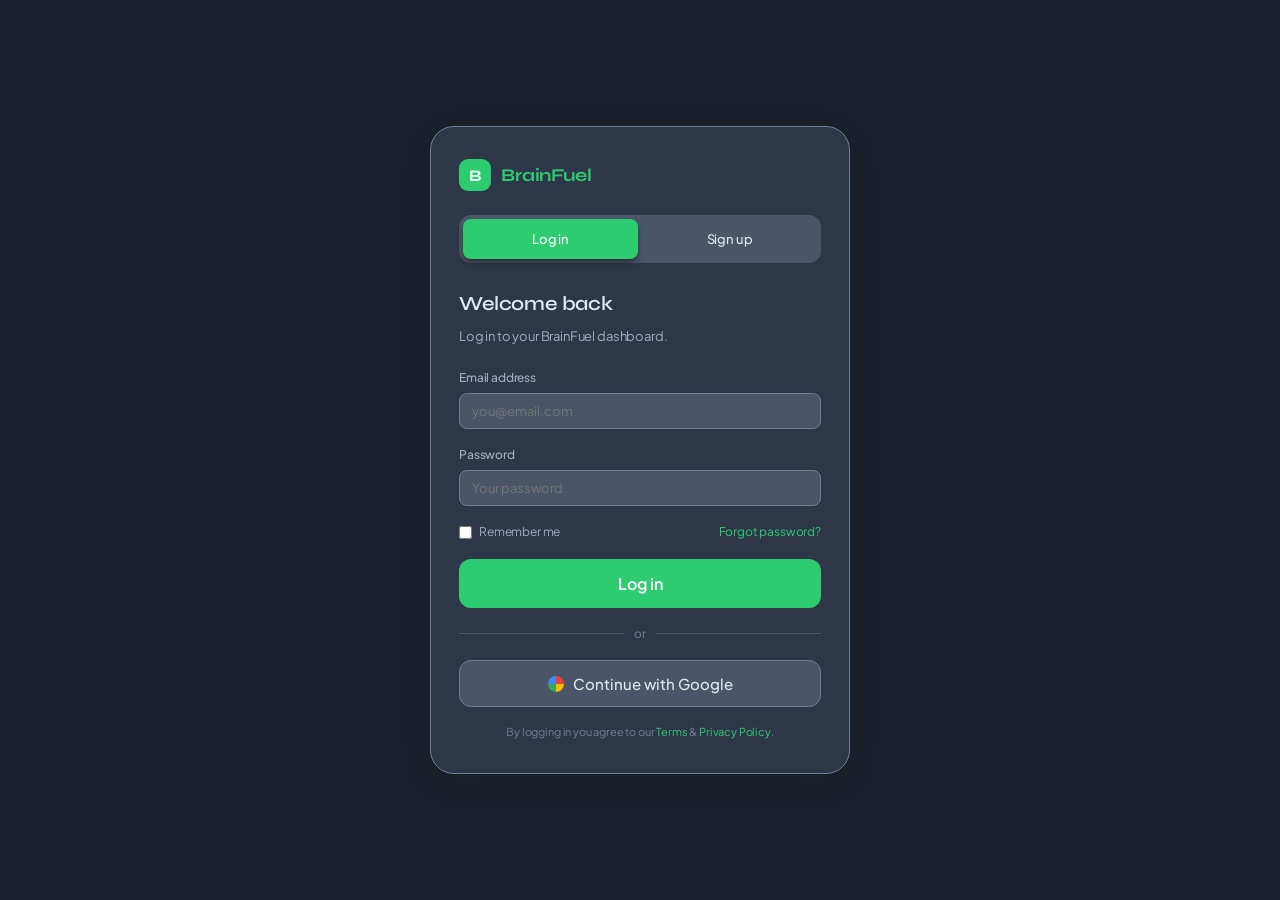
<file: index.html>
<!DOCTYPE html>
<html lang="en">
<head>
  <meta charset="UTF-8" />
  <meta name="viewport" content="width=device-width, initial-scale=1.0"/>
  <title>BrainFuel — Dashboard</title>
  <link rel="preconnect" href="https://fonts.googleapis.com">
  <link rel="preconnect" href="https://fonts.gstatic.com" crossorigin>
  <link href="https://fonts.googleapis.com/css2?family=Syne:wght@500;600;700;800&family=DM+Sans:ital,opsz,wght@0,9..40,300;0,9..40,400;0,9..40,500;0,9..40,600;1,9..40,400&display=swap" rel="stylesheet">
  <script src="js/theme.js"></script>
  <link rel="stylesheet" href="css/main.css" />
  <script src="js/login.js"></script>
</head>
<body>
<div class="app-shell">

  <!-- ── Sidebar ── -->
  <aside class="sidebar">
    <div class="sb-logo">
      <div class="sb-logo-mark">B</div>
      <span class="sb-logo-text">BrainFuel</span>
    </div>

    <nav class="sb-nav">
      <span class="sb-section-label">Main</span>
      <a href="index.html" class="sb-item active">
        <span class="sb-icon">⊞</span>
        <span class="sb-label">Dashboard</span>
      </a>
      <a href="timetable.html" class="sb-item">
        <span class="sb-icon">📅</span>
        <span class="sb-label">Timetable</span>
      </a>
      <a href="attendance.html" class="sb-item">
        <span class="sb-icon">📊</span>
        <span class="sb-label">Attendance</span>
      </a>

      <div class="sb-divider"></div>
      <span class="sb-section-label">Tools</span>
      <div class="sb-item sb-timer-item" id="sb-timer-menu">
        <span class="sb-item-icon">⏱️</span>
        <span class="sb-item-label">Focus Timer <span id="timer-display" class="timer-inline-display">25:00</span></span>
        <div class="sb-timer-controls" id="timer-controls">
          <button class="timer-icon-btn" id="timer-start" title="Start/Pause">▶</button>
          <button class="timer-icon-btn" id="timer-reset" title="Reset">↺</button>
        </div>
      </div>
      <a href="study-tips.html" class="sb-item">
        <span class="sb-item-icon">💡</span>
        <span class="sb-item-label">Study tips</span>
      </a>
      <a href="notebook.html" class="sb-item">
        <span class="sb-item-icon">📓</span>
        <span class="sb-item-label">Notebook</span>
      </a>
    </nav>

    <div class="sb-bottom">
      <button class="sb-theme-toggle" id="theme-toggle" type="button" style="width: 100%; padding: 12px; font-size: 15px; font-weight: 600; display: flex; align-items: center; justify-content: center; gap: 8px; margin-bottom: 12px; border-radius: 8px; background: var(--bg-soft); border: 1px solid var(--border); color: var(--text); cursor: pointer; transition: all 0.2s;">
        <span class="sb-theme-icon">🌙</span>
        <span class="sb-theme-label">Switch Theme</span>
      </button>
      <div class="sb-user">
        <img id="sb-avatar" class="sb-avatar hidden" src="" alt="avatar" />
        <div class="sb-user-info">
          <div class="sb-greeting" id="sb-greeting" style="font-size: 14px; font-weight: 600;">Good evening</div>
        </div>
        <button class="sb-logout" id="btn-logout" type="button">Sign out</button>
      </div>
    </div>
  </aside>

  <!-- ── Main content ── -->
  <div class="main-content">
    <header class="page-header">
      <span class="page-header-title">Dashboard</span>
      <div class="page-header-right">
        <span id="header-date" style="font-size:12px; color:var(--text-muted);"></span>
      </div>
    </header>

    <div class="page-body">

      <!-- Now strip -->
      <div class="now-strip off fade-up" id="now-strip">
        <div>
          <div class="now-tag" id="now-tag">RIGHT NOW</div>
          <div class="now-subject" id="now-subject">No classes scheduled for today ☕</div>
          <div class="now-detail" id="now-detail"></div>
        </div>
        <div class="now-time" id="now-time"></div>
      </div>

      <!-- Stats row -->
      <div class="grid-4 fade-up" style="margin-bottom:var(--spacing-md);" id="stats-row">
        <div class="card">
          <div class="card-label">Subjects</div>
          <div class="card-value" id="stat-subjects">—</div>
          <div class="card-sub">this timetable</div>
        </div>
        <div class="card">
          <div class="card-label">Periods/week</div>
          <div class="card-value" id="stat-periods">—</div>
          <div class="card-sub">scheduled</div>
        </div>
        <div class="card">
          <div class="card-label">Avg attendance</div>
          <div class="card-value" id="stat-attendance">—</div>
          <div class="card-sub" id="stat-att-sub">no data yet</div>
        </div>
        <div class="card">
          <div class="card-label">Today</div>
          <div class="card-value" id="stat-today">—</div>
          <div class="card-sub" id="stat-today-sub">periods</div>
        </div>
      </div>

      <!-- Today's timetable + Attendance side by side -->
      <div class="grid-2 fade-up" style="margin-bottom:var(--spacing-md);">

        <!-- Today's schedule -->
        <div class="card" style="padding:var(--spacing-sm);">
          <div class="card-label" style="margin-bottom:var(--spacing-xs);">Today's schedule</div>
          <div id="today-schedule">
            <div style="font-size:13px; color:var(--text-faint); font-style:italic;">No timetable set up yet. <a href="timetable.html" style="color:var(--accent);">Build one →</a></div>
          </div>
        </div>

        <!-- Attendance summary -->
        <div class="card" style="padding:var(--spacing-sm);">
          <div class="card-label" style="margin-bottom:var(--spacing-xs);">Attendance</div>
          <div id="att-summary">
            <div style="font-size:13px; color:var(--text-faint); font-style:italic;">No attendance data. <a href="attendance.html" style="color:var(--accent);">Add subjects →</a></div>
          </div>
        </div>

      </div>

      <!-- Goal Coach -->
      <div class="card goal-coach-card fade-up" style="margin-bottom:var(--spacing-md);">
        <div class="coach-left">
          <div class="card-label" style="margin-bottom:var(--spacing-xs);">Goal Coach</div>
          <div class="coach-input-group">
            <label>What is your target grade (%)?</label>
            <div style="display:flex; gap:8px;">
              <input type="number" id="coach-target-input" class="form-input" placeholder="e.g. 85" min="0" max="100" style="max-width: 120px;">
              <button class="btn-primary" id="coach-target-save">Save</button>
            </div>
          </div>
          <p id="coach-message" class="coach-msg"></p>
          <button class="btn-secondary" id="coach-motivate-btn" style="margin-top:auto; align-self: flex-start;">Need Motivation?</button>
        </div>
        <div class="coach-right">
          <div class="coach-ring-wrap">
            <svg width="120" height="120" viewBox="0 0 120 120" class="coach-ring-svg">
              <circle cx="60" cy="60" r="54" class="coach-ring-bg"></circle>
              <circle cx="60" cy="60" r="54" class="coach-ring-fill" id="coach-progress-circle"></circle>
            </svg>
            <div class="coach-ring-content">
              <span class="coach-ring-label">GOAL</span>
              <span class="coach-ring-val pulse-goal" id="coach-goal-display">0%</span>
            </div>
          </div>
        </div>
      </div>



    </div>
  </div>

</div>

<!-- Avatar picker -->
<div class="avatar-overlay hidden" id="avatar-overlay">
  <div class="avatar-card">
    <div class="avatar-card-top">
      <div class="avatar-preview-wrap">
        <img id="avatar-preview" src="img/bear_3d.png" alt="avatar preview" />
      </div>
    </div>
    <h2 class="avatar-title">Pick your study buddy</h2>
    <p class="avatar-sub">This little one will keep you company across BrainFuel.</p>
    <div class="avatar-options" id="avatar-options">
      <div class="avatar-opt active" data-src="img/bear_3d.png" data-key="bear">
        <img src="img/bear_3d.png" alt="bear" />
      </div>
      <div class="avatar-opt" data-src="img/peacock_3d.png" data-key="peacock">
        <img src="img/peacock_3d.png" alt="peacock" />
      </div>
      <div class="avatar-opt" data-src="img/alien_3d.png" data-key="alien">
        <img src="img/alien_3d.png" alt="alien" />
      </div>
      <div class="avatar-opt" data-src="img/astronaut_3d_default.png" data-key="astronaut">
        <img src="img/astronaut_3d_default.png" alt="astronaut" />
      </div>
    </div>
    <button class="btn-primary" id="avatar-confirm" type="button" style="width:100%; justify-content:center;">Let's go →</button>
  </div>
</div>

<script src="js/sidebar.js"></script>
<script src="js/tips.js"></script>
<script src="js/notebook.js"></script>
<script src="js/timer.js"></script>
<script src="js/coach.js"></script>
<script>
const DAY_NAMES = ['Sunday','Monday','Tuesday','Wednesday','Thursday','Friday','Saturday'];
const MONTHS    = ['Jan','Feb','Mar','Apr','May','Jun','Jul','Aug','Sep','Oct','Nov','Dec'];

// ── Date header ──
const now = new Date();
document.getElementById('header-date').textContent =
  DAY_NAMES[now.getDay()] + ', ' + now.getDate() + ' ' + MONTHS[now.getMonth()] + ' ' + now.getFullYear();

// ── Load timetable state ──
function loadTimetable() {
  try { return JSON.parse(localStorage.getItem('bf_timetable')); } catch(e) { return null; }
}

function loadAttendance() {
  try { return JSON.parse(localStorage.getItem('bf_attendance')) || []; } catch(e) { return []; }
}

function parseSlotTime(timeStr) {
  if (!timeStr) return null;
  const parts = timeStr.split(/\s*(?:–|-|to)\s*/i);
  if (parts.length < 2) return null;
  function toMins(t) {
    t = t.trim();
    const isPM = /pm/i.test(t);
    const isAM = /am/i.test(t);
    t = t.replace(/[apm]/gi,'').trim();
    let [h,m] = t.split(':').map(Number);
    if (isNaN(m)) m = 0;
    if (isPM && h !== 12) h += 12;
    if (isAM && h === 12) h = 0;
    return h*60+m;
  }
  const ampm = timeStr.match(/(am|pm)$/i);
  let s = parts[0], e = parts[1];
  if (ampm && !/[apm]/i.test(s)) s += ampm[0];
  return { startMins: toMins(s), endMins: toMins(e) };
}

function nowMins() {
  const n = new Date();
  return n.getHours()*60 + n.getMinutes();
}

function fmtTime(d) {
  return d.toLocaleTimeString([],{hour:'2-digit',minute:'2-digit'});
}

function formatDuration(mins) {
  if (mins < 60) return mins + ' min';
  const h = Math.floor(mins / 60);
  const m = mins % 60;
  return h + 'h ' + m + 'm';
}

// ── Now strip ──
function updateNowStrip(tt) {
  const strip   = document.getElementById('now-strip');
  const tagEl   = document.getElementById('now-tag');
  const subjEl  = document.getElementById('now-subject');
  const detEl   = document.getElementById('now-detail');
  const timeEl  = document.getElementById('now-time');

  timeEl.textContent = fmtTime(new Date());

  if (!tt || !tt.days || !tt.slots) {
    strip.className = 'now-strip off fade-up';
    subjEl.textContent = 'No classes scheduled for today ☕';
    detEl.textContent  = 'Build your timetable to see live updates';
    return;
  }

  const todayName = DAY_NAMES[new Date().getDay()];
  const dayIdx    = tt.days.indexOf(todayName);
  const nm        = nowMins();

  if (dayIdx === -1) {
    strip.className = 'now-strip off fade-up';
    tagEl.textContent  = 'TODAY';
    subjEl.textContent = 'No classes — enjoy your day off!';
    detEl.textContent  = 'Next classes on ' + tt.days[0];
    return;
  }

  for (let si = 0; si < tt.slots.length; si++) {
    const p = parseSlotTime(tt.slots[si].time);
    if (!p) continue;
    if (nm >= p.startMins && nm < p.endMins) {
      const key  = si + '-' + dayIdx;
      const subj = tt.grid[key] ? tt.subjects.find(s => s.id === tt.grid[key]) : null;
      strip.className = 'now-strip fade-up';
      tagEl.textContent  = 'RIGHT NOW';
      subjEl.textContent = subj ? subj.name + (subj.teacher ? ' · ' + subj.teacher : '') : 'Free period';
      detEl.textContent  = tt.slots[si].label + ' · ends in ' + formatDuration(p.endMins - nm);
      return;
    }
  }

  strip.className = 'now-strip off fade-up';
  tagEl.textContent  = 'TODAY';
  subjEl.textContent = 'No active class right now';
  detEl.textContent  = todayName + ' · ' + fmtTime(new Date());
}

// ── Stats ──
function updateStats(tt, att) {
  if (tt && tt.subjects) {
    document.getElementById('stat-subjects').textContent = tt.subjects.length;
    // count periods per week
    const totalPeriods = Object.keys(tt.grid || {}).length;
    document.getElementById('stat-periods').textContent = totalPeriods;
  }

  if (att && att.length) {
    const valid = att.filter(s => s.total > 0);
    if (valid.length) {
      const avg = Math.round(valid.reduce((a,s) => a + (s.attended/s.total)*100, 0) / valid.length);
      const el  = document.getElementById('stat-attendance');
      el.textContent = avg + '%';
      el.style.color = avg >= 75 ? '#16a34a' : avg >= 60 ? '#d97706' : '#dc2626';
      document.getElementById('stat-att-sub').textContent = avg >= 75 ? 'safe' : avg >= 60 ? 'borderline' : 'danger';
    }
  }

  // today's periods
  if (tt && tt.days && tt.slots) {
    const todayName = DAY_NAMES[new Date().getDay()];
    const dayIdx    = tt.days.indexOf(todayName);
    if (dayIdx !== -1) {
      let count = 0;
      tt.slots.forEach((_,si) => { if (tt.grid[si+'-'+dayIdx]) count++; });
      document.getElementById('stat-today').textContent = count;
      document.getElementById('stat-today-sub').textContent = 'periods today';
    } else {
      document.getElementById('stat-today').textContent = '—';
      document.getElementById('stat-today-sub').textContent = 'no class today';
    }
  }
}

// ── Today's schedule ──
function updateTodaySchedule(tt) {
  const el = document.getElementById('today-schedule');
  if (!tt || !tt.days) return;

  const todayName = DAY_NAMES[new Date().getDay()];
  const dayIdx    = tt.days.indexOf(todayName);

  if (dayIdx === -1) {
    el.innerHTML = '<div style="font-size:13px;color:var(--text-faint);font-style:italic;">No classes today.</div>';
    return;
  }

  const items = tt.slots.map((slot, si) => {
    const key  = si + '-' + dayIdx;
    const subj = tt.grid[key] ? tt.subjects.find(s => s.id === tt.grid[key]) : null;
    return { slot, subj };
  }).filter(item => item.subj);

  if (!items.length) {
    el.innerHTML = '<div style="font-size:13px;color:var(--text-faint);font-style:italic;">Nothing scheduled today.</div>';
    return;
  }

  const COLOR_MAP = {
    os:     { bg:'#1e2a4a', text:'#93c5fd' },
    fcp:    { bg:'#3a2800', text:'#fcd34d' },
    faa:    { bg:'#2e1f4a', text:'#c4b5fd' },
    dm:     { bg:'#052e1c', text:'#6ee7b7' },
    fee:    { bg:'#3b0a14', text:'#fda4af' },
    custom: { bg:'#1a2a2e', text:'#67e8f9' }
  };

  el.innerHTML = items.map(({slot, subj}) => {
    const c = COLOR_MAP[subj.color] || COLOR_MAP.os;
    return `<div style="display:flex;align-items:center;gap:8px;padding:6px 0;border-bottom:1px solid var(--border);">
      <span style="font-size:11px;color:var(--text-faint);width:32px;flex-shrink:0;">${slot.label}</span>
      <span style="background:${c.bg};color:${c.text};padding:3px 8px;border-radius:4px;font-size:12px;font-weight:500;">${subj.name}</span>
      ${slot.time ? `<span style="font-size:11px;color:var(--text-faint);margin-left:auto;">${slot.time}</span>` : ''}
    </div>`;
  }).join('');
}

// ── Attendance summary ──
function updateAttSummary(att) {
  const el = document.getElementById('att-summary');
  if (!att || !att.length) return;

  function getBarColor(pct) {
    if (pct >= 75) return '#22c55e';
    if (pct >= 60) return '#f59e0b';
    return '#ef4444';
  }

  function getWarning(attended, total) {
    const pct = Math.round((attended/total)*100);
    if (pct >= 75) {
      const canMiss = Math.max(0, Math.floor(total - 0.75*total) - (total-attended));
      return canMiss > 0 ? `✓ ${canMiss} skip${canMiss!==1?'s':''} left` : '⚠ At the limit';
    }
    const need = Math.ceil((0.75*total - attended)/0.25);
    return `⚠ Attend next ${need} class${need!==1?'es':''}`;
  }

  el.innerHTML = att.slice(0,4).map(s => {
    if (!s.total) return '';
    const pct = Math.round((s.attended/s.total)*100);
    const col = getBarColor(pct);
    const warn = getWarning(s.attended, s.total);
    const warnColor = pct >= 75 ? '#16a34a' : pct >= 60 ? '#d97706' : '#dc2626';
    return `<div style="margin-bottom:10px;">
      <div style="display:flex;justify-content:space-between;margin-bottom:4px;">
        <span style="font-size:12px;font-weight:500;color:var(--text);">${s.name}</span>
        <span style="font-size:12px;font-weight:600;color:${col};">${pct}%</span>
      </div>
      <div style="height:5px;background:var(--bg-soft2);border-radius:99px;overflow:hidden;margin-bottom:3px;">
        <div style="height:100%;width:${pct}%;background:${col};border-radius:99px;transition:width 0.6s;"></div>
      </div>
      <div style="font-size:11px;color:${warnColor};">${warn}</div>
    </div>`;
  }).join('');

  if (att.length > 4) {
    el.innerHTML += `<a href="attendance.html" style="font-size:12px;color:var(--accent);">View all ${att.length} subjects →</a>`;
  }
}

// ── Quick action buttons ──
document.getElementById('qa-tips')?.addEventListener('click', () => {
  window.location.href = 'study-tips.html';
});
document.getElementById('qa-notes')?.addEventListener('click', () => {
  window.location.href = 'notebook.html';
});

// ── Init ──
const tt  = loadTimetable();
const att = loadAttendance();
updateNowStrip(tt);
updateStats(tt, att);
updateTodaySchedule(tt);
updateAttSummary(att);
setInterval(() => updateNowStrip(tt), 60000);
</script>

</body>
</html>
</file>
<file: css/main.css>
@import url('https://fonts.googleapis.com/css2?family=Plus+Jakarta+Sans:wght@400;500;600;700;800&family=Inter:wght@400;500;600;700&family=Syne:wght@500;600;700;800&display=swap');

/* ── Theme variables ── */
:root {
  --font-heading: 'Syne', sans-serif;
  --font-body:    'Plus Jakarta Sans', 'Inter', sans-serif;

  /* High-Contrast Professional — light (default) */
  --bg:           #f8fafc;
  --bg-card:      #ffffff;
  --bg-soft:      #F1F5F9;
  --bg-soft2:     #E2E8F0;

  --sidebar-bg:       rgba(253, 253, 253, 0.85);
  --sidebar-soft:     var(--bg-soft);
  --sidebar-text:     #1A202C;
  --sidebar-muted:    #4A5568;
  --sidebar-faint:    #A0AEC0;

  --accent:       #2ECC71;
  --accent-dark:  #27AE60;
  --accent-light: #E8F8F5;
  --accent-mid:   #2ECC71;

  --text:         #1A202C;
  --text-muted:   #4A5568;
  --text-faint:   #A0AEC0;

  --border:       #E2E8F0;
  --border-mid:   #CBD5E1;

  --radius-sm: 8px;
  --radius-md: 12px;
  --radius-lg: 20px;
  --radius-xl: 24px;

  --shadow-sm: 0 4px 6px -1px rgba(0, 0, 0, 0.05);
  --shadow-md: 0 20px 25px -5px rgba(0, 0, 0, 0.1), 0 10px 10px -5px rgba(0, 0, 0, 0.04);
  --shadow-hover: 0 25px 50px -12px rgba(0, 0, 0, 0.15);

  --transition: 0.2s ease;

  --spacing-xs: 8px;
  --spacing-sm: 16px;
  --spacing-md: 24px;
  --spacing-lg: 32px;

  /* Subject colours — pastel, works on warm bg */
  --fcp-bg: #ffd6d6; --fcp-text: #8b1a1a;
  --os-bg:  #d6e4ff; --os-text:  #1a3580;
  --faa-bg: #d6f5e8; --faa-text: #145c38;
  --dm-bg:  #ffe8cc; --dm-text:  #7a3d0a;
  --fee-bg: #ead6ff; --fee-text: #5a1a8b;
}

[data-theme="dark"] {
  --bg:           #1A202C;
  --bg-card:      #2D3748;
  --bg-soft:      #4A5568;
  --bg-soft2:     #718096;

  --accent:       #2ECC71;
  --accent-dark:  #27AE60;
  --accent-light: #1E3A2F;
  --accent-mid:   #2ECC71;

  --text:         #E2E8F0;
  --text-muted:   #A0AEC0;
  --text-faint:   #718096;

  --sidebar-bg:       rgba(26, 32, 44, 0.8);
  --sidebar-soft:     #2D3748;
  --sidebar-text:     #E2E8F0;
  --sidebar-muted:    #A0AEC0;
  --sidebar-faint:    #718096;

  --border:       #4A5568;
  --border-mid:   #718096;

  --shadow-sm: 0 4px 6px -1px rgba(0,0,0,0.5);
  --shadow-md: 0 20px 25px -5px rgba(0,0,0,0.7), 0 10px 10px -5px rgba(0,0,0,0.5);
  --shadow-hover: 0 25px 50px -12px rgba(0,0,0,0.9);
}

/* ── Reset ── */
*, *::before, *::after {
  box-sizing: border-box;
  margin: 0;
  padding: 0;
}

html { scroll-behavior: smooth; }

body {
  font-family: var(--font-body);
  background: var(--bg);
  color: var(--text);
  -webkit-font-smoothing: antialiased;
  min-height: 100vh;
  transition: background-color 0.3s ease, color 0.3s ease;
  font-size: 16px;
  line-height: 1.7;
  letter-spacing: -0.01em;
}

p {
  line-height: 1.7;
}

h1, h2 {
  font-weight: 800;
  font-size: 2.2rem;
  letter-spacing: -0.02em;
}

a { text-decoration: none; color: inherit; }
ul { list-style: none; }
button, input, textarea { font-family: inherit; }

/* ── Animations ── */
@keyframes fadeUp {
  from { opacity: 0; transform: translateY(12px); }
  to   { opacity: 1; transform: translateY(0); }
}
@keyframes spin {
  from { transform: rotate(0deg); }
  to   { transform: rotate(360deg); }
}
@keyframes pulse-dot {
  0%, 100% { opacity: 1; transform: scale(1); }
  50%       { opacity: 0.4; transform: scale(0.6); }
}

.fade-up { animation: fadeUp 0.4s ease both; }

/* ── App shell ── */
.app-shell {
  display: flex;
  min-height: 100vh;
}

/* ── Sidebar ── */
.sidebar {
  width: 280px;
  background: var(--sidebar-bg);
  backdrop-filter: blur(15px);
  -webkit-backdrop-filter: blur(15px);
  border-right: 1px solid var(--border-mid);
  box-shadow: var(--shadow-md);
  display: flex;
  flex-direction: column;
  position: fixed;
  top: 0;
  left: 0;
  height: 100vh;
  z-index: 40;
  flex-shrink: 0;
  transition: background 0.3s ease;
}

.sb-logo {
  display: flex;
  align-items: center;
  gap: 12px;
  padding: 24px 20px 24px 20px;
  border-bottom: 1px solid rgba(255,255,255,0.08);
  margin-bottom: 8px;
}

.sb-logo-mark {
  width: 36px;
  height: 36px;
  background: var(--accent);
  border-radius: 12px;
  display: flex;
  align-items: center;
  justify-content: center;
  font-family: var(--font-heading);
  font-size: 20px;
  font-weight: 800;
  color: #fff;
  flex-shrink: 0;
}

.sb-logo-text {
  font-family: 'Syne', sans-serif;
  font-size: 20px;
  font-weight: 800;
  color: var(--sidebar-text);
  letter-spacing: 0.03em;
}

.sb-nav {
  flex: 1;
  padding: 16px 12px;
  display: flex;
  flex-direction: column;
  gap: 8px;
  overflow-y: auto;
}

.sb-section-label {
  font-size: 10px;
  font-weight: 600;
  font-family: 'DM Sans', sans-serif;
  letter-spacing: 0.1em;
  text-transform: uppercase;
  color: var(--sidebar-faint);
  padding: 8px 8px 4px;
  margin-top: 4px;
}

.sb-item {
  display: flex;
  align-items: center;
  gap: 16px;
  padding: 12px 14px;
  border-radius: var(--radius-sm);
  cursor: pointer;
  transition: all 0.3s ease;
  text-decoration: none;
  color: var(--sidebar-muted);
}

.sb-item:hover {
  background: var(--accent-light);
  transform: translateY(-2px);
  filter: brightness(0.95);
}

.sb-item.active {
  background: rgba(46, 204, 113, 0.15);
  border-left: 4px solid var(--accent);
  padding-left: 10px;
  box-shadow: inset 0 0 20px rgba(46, 204, 113, 0.1);
}

.sb-icon {
  font-size: 24px;
  width: 24px;
  text-align: center;
  flex-shrink: 0;
}

.sb-label, .sb-item-label {
  font-size: 14px;
  font-weight: 500;
  font-family: var(--font-body);
  color: var(--sidebar-muted);
}

.sb-item.active .sb-label, .sb-item.active .sb-item-label, .sb-item.active .sb-icon {
  color: var(--accent-dark);
  font-weight: 600;
}

.sb-item:hover .sb-label, .sb-item:hover .sb-item-label, .sb-item:hover .sb-icon { color: var(--accent); }

.sb-divider {
  height: 1px;
  background: rgba(255,255,255,0.08);
  margin: 8px;
}

.sb-bottom {
  padding: 12px 8px;
  border-top: 1px solid var(--sidebar-faint);
}

.sb-user {
  display: flex;
  align-items: center;
  gap: 10px;
  padding: 8px 10px;
  border-radius: var(--radius-sm);
}

.sb-avatar {
  width: 28px;
  height: 28px;
  border-radius: 50%;
  background: var(--sidebar-soft);
  border: 1px solid var(--sidebar-border);
  object-fit: contain;
  flex-shrink: 0;
}

.sb-user-info { flex: 1; min-width: 0; }

.sb-greeting {
  font-size: 11px;
  color: #c8a878;
  white-space: nowrap;
  overflow: hidden;
  text-overflow: ellipsis;
}

.sb-logout {
  font-size: 11px;
  color: var(--sidebar-faint);
  cursor: pointer;
  background: none;
  border: none;
  padding: 0;
  transition: color 0.15s;
}
.sb-logout:hover { color: var(--accent); }

/* Sidebar Timer (Inline) */
.sb-timer-item { position: relative; }
.timer-inline-display {
  margin-left: 6px;
  font-family: var(--font-heading);
  font-weight: 700;
  color: var(--accent);
  display: inline-block;
  width: 100px;
  text-align: center;
}
.sb-timer-controls {
  position: absolute;
  right: 10px;
  top: 50%;
  transform: translateY(-50%);
  display: none;
  gap: 4px;
  background: var(--bg-soft);
  padding: 2px;
  border-radius: var(--radius-sm);
}
.sb-timer-item:hover .sb-timer-controls {
  display: flex;
}
.timer-icon-btn {
  background: none;
  border: none;
  cursor: pointer;
  font-size: 12px;
  color: var(--text-muted);
  padding: 4px;
  border-radius: 4px;
  display: flex;
  align-items: center;
  justify-content: center;
}
.timer-icon-btn:hover {
  color: var(--accent);
  background: var(--bg-card);
}

/* Focus Mode */
.sidebar.focus-mode {
  border-right: 1px solid var(--accent);
  box-shadow: 4px 0 24px rgba(196,80,26,0.2);
}

/* ── Theme toggle in sidebar ── */
/* Make the theme toggle bigger and more visible */
.sb-theme-toggle-btn {
    display: flex;
    align-items: center;
    gap: 12px;
    padding: 12px 20px;
    background: var(--bg-card); 
    border: 1px solid var(--accent); 
    border-radius: 12px;
    cursor: pointer;
    width: 90%; 
    margin: 10px auto;
    font-weight: 600;
    font-family: inherit;
    color: var(--text);
    transition: transform 0.2s ease;
}

.theme-toggle-btn:hover {
    transform: scale(1.02);
    background: var(--bg-sidebar);
}

.theme-toggle-btn i {
    font-size: 1.4rem; /* Makes the sun/moon icon bigger */
}
.sb-theme-toggle:hover { 
  background: var(--bg-card); 
  border-color: var(--accent);
  box-shadow: var(--shadow-sm);
  transform: translateY(-1px);
}
.sb-theme-icon { font-size: 16px; width: 20px; text-align: center; }
.sb-theme-label { font-size: 13px; font-weight: 500; color: var(--text); }

/* ── Main content area ── */

/* ── Topbar ── */
.topbar {
  width: 100%;
  background: var(--sidebar-bg);
  backdrop-filter: blur(5px);
  -webkit-backdrop-filter: blur(5px);
  border-bottom: 2px solid var(--border-mid);
  padding: 20px 24px;
  display: flex;
  align-items: center;
  justify-content: center;
  position: sticky;
  top: 0;
  z-index: 30;
  flex-shrink: 0;
}

.topbar-title {
  font-family: var(--font-heading);
  font-size: 1.8rem;
  font-weight: 800;
  color: var(--text);
  text-transform: capitalize;
  text-align: center;
}

.topbar-right {
  position: absolute;
  right: 24px;
  display: flex;
  align-items: center;
  gap: 8px;
}

.topbar-date {
  font-size: 12px;
  color: var(--text-muted);
  background: var(--bg-soft);
  padding: 4px 12px;
  border-radius: 99px;
}

/* ── Page content ── */
.page-content {
  padding: 24px;
  flex: 1;
}

.main-content {
  margin-left: 280px;
  flex: 1;
  min-height: 100vh;
  display: flex;
  flex-direction: column;
  align-items: center;
}

.page-header {
  width: 100%;
  background: var(--sidebar-bg);
  backdrop-filter: blur(5px);
  -webkit-backdrop-filter: blur(5px);
  border-bottom: 2px solid var(--border-mid);
  padding: 20px var(--spacing-md);
  display: flex;
  align-items: center;
  justify-content: center;
  position: sticky;
  top: 0;
  z-index: 30;
}

.page-header-title {
  font-family: var(--font-heading);
  font-size: 1.8rem;
  font-weight: 800;
  color: var(--text);
  text-transform: capitalize;
  text-align: center;
}

.page-header-right {
  position: absolute;
  right: var(--spacing-md);
  display: flex;
  align-items: center;
  gap: var(--spacing-xs);
}

.page-body {
  flex: 1;
  padding: var(--spacing-md);
  max-width: 1200px;
  width: 100%;
  margin: 0 auto;
}

/* ── Cards ── */
.card {
  background: var(--bg-card);
  border: 1px solid var(--border);
  border-bottom: 2px solid var(--accent);
  border-radius: var(--radius-lg);
  padding: var(--spacing-sm);
  box-shadow: var(--shadow-md);
  transition: all 0.3s ease;
}

.card:hover {
  transform: scale(1.02);
  box-shadow: var(--shadow-hover);
  border-color: var(--border-mid);
}

.card-label {
  font-size: 10px;
  font-weight: 600;
  letter-spacing: 0.08em;
  text-transform: uppercase;
  color: var(--text-faint);
  margin-bottom: var(--spacing-xs);
}

.card-value {
  font-family: var(--font-heading);
  font-size: 28px;
  font-weight: 800;
  color: var(--text);
  line-height: 1;
}

.card-sub {
  font-size: 12px;
  color: var(--text-muted);
  margin-top: 4px;
}

/* ── Now strip ── */
.now-strip {
  background: var(--accent);
  border-radius: var(--radius-lg);
  padding: var(--spacing-sm) var(--spacing-md);
  display: flex;
  align-items: center;
  justify-content: space-between;
  gap: var(--spacing-sm);
  margin-bottom: var(--spacing-md);
}

.now-strip.off {
  background: var(--bg-card);
  border: 1px solid var(--border);
}

.now-tag {
  font-size: 10px;
  font-weight: 600;
  letter-spacing: 0.1em;
  text-transform: uppercase;
  color: rgba(255,255,255,0.6);
  margin-bottom: 4px;
}

.now-strip.off .now-tag { color: var(--text-faint); }

.now-subject {
  font-family: var(--font-heading);
  font-size: 16px;
  font-weight: 600;
  color: #fff;
}

.now-strip.off .now-subject { color: var(--text); }

.now-detail {
  font-size: 12px;
  color: rgba(255,255,255,0.65);
  margin-top: 3px;
}

.now-strip.off .now-detail { color: var(--text-muted); }

.now-time {
  font-family: var(--font-heading);
  font-size: 22px;
  font-weight: 700;
  color: #fff;
  text-align: right;
}

.now-strip.off .now-time { color: var(--accent); }

/* ── Attendance bars ── */
.att-bar-track {
  height: 6px;
  background: var(--bg-soft2);
  border-radius: 99px;
  overflow: visible;
  position: relative;
  margin: 6px 0 4px;
}

.att-bar-fill {
  height: 100%;
  border-radius: 99px;
  transition: width 0.6s cubic-bezier(0.4,0,0.2,1), background 0.3s;
}

.att-bar-marker {
  position: absolute;
  left: 75%;
  top: -5px;
  width: 2px;
  height: 16px;
  background: var(--text-faint);
  border-radius: 2px;
}

.att-bar-marker::after {
  content: '75%';
  position: absolute;
  top: 18px;
  left: 50%;
  transform: translateX(-50%);
  font-size: 9px;
  color: var(--text-faint);
  white-space: nowrap;
}

/* Status colours */
.status-green { color: #16a34a; }
.status-yellow { color: #d97706; }
.status-red { color: #dc2626; }
.bar-green { background: var(--accent); box-shadow: 0 0 10px var(--accent); }
.bar-yellow { background: #F39C12; box-shadow: 0 0 10px #F39C12; }
.bar-red { background: #E74C3C; box-shadow: 0 0 10px #E74C3C; }

/* ── Warning badges ── */
.att-warning {
  display: inline-flex;
  align-items: center;
  gap: 4px;
  font-size: 11px;
  font-weight: 500;
  padding: 3px 8px;
  border-radius: 99px;
  margin-top: 4px;
}

.att-warning.green { background: #dcfce7; color: #16a34a; }
.att-warning.yellow { background: #fef3c7; color: #d97706; }
.att-warning.red { background: #fee2e2; color: #dc2626; }

/* ── Grid layouts ── */
.grid-2 { display: grid; grid-template-columns: 1fr 1fr; gap: var(--spacing-sm); }
.grid-3 { display: grid; grid-template-columns: 1fr 1fr 1fr; gap: var(--spacing-sm); }
.grid-4 { display: grid; grid-template-columns: repeat(4,1fr); gap: var(--spacing-xs); }

/* ── Section header ── */
.section-title {
  font-family: var(--font-heading);
  font-size: 16px;
  font-weight: 800;
  color: var(--text);
  margin-bottom: var(--spacing-sm);
}

/* ── Buttons ── */
.btn-primary {
  display: inline-flex;
  align-items: center;
  gap: 6px;
  padding: 9px 20px;
  background: var(--accent);
  color: #fff;
  font-size: 13px;
  font-weight: 500;
  font-family: var(--font-body);
  border: none;
  border-radius: 50px;
  cursor: pointer;
  transition: all 0.3s ease;
}
.btn-primary:hover { 
  background: var(--accent-dark); 
  transform: translateY(-2px);
  box-shadow: 0 0 15px rgba(46, 204, 113, 0.4);
}
.btn-primary:active { transform: scale(0.97); }

.btn-secondary {
  display: inline-flex;
  align-items: center;
  gap: 6px;
  padding: 9px 20px;
  background: transparent;
  color: var(--text);
  font-size: 13px;
  font-weight: 500;
  font-family: var(--font-body);
  border: 1px solid var(--border-mid);
  border-radius: 50px;
  cursor: pointer;
  transition: all 0.3s ease;
}
.btn-secondary:hover { 
  background: var(--bg-soft); 
  transform: translateY(-2px);
  box-shadow: 0 0 15px rgba(46, 204, 113, 0.2);
}

.btn-ghost {
  display: inline-flex;
  align-items: center;
  gap: 6px;
  padding: 6px 12px;
  background: transparent;
  color: var(--text-muted);
  font-size: 12px;
  font-weight: 500;
  font-family: var(--font-body);
  border: 1px solid var(--border);
  border-radius: 50px;
  cursor: pointer;
  transition: all 0.3s ease;
}
.btn-ghost:hover { 
  background: var(--bg-soft); 
  color: var(--text); 
  transform: translateY(-2px);
}

/* ── Form elements ── */
.form-group { margin-bottom: var(--spacing-sm); }

.form-label {
  display: block;
  font-size: 12px;
  font-weight: 500;
  color: var(--text-muted);
  margin-bottom: 5px;
}

.form-input {
  width: 100%;
  padding: 9px 12px;
  font-size: 13px;
  font-family: var(--font-body);
  color: var(--text);
  background: var(--bg-soft);
  border: 1px solid var(--border-mid);
  border-radius: var(--radius-sm);
  outline: none;
  box-sizing: border-box;
  transition: border-color 0.2s, box-shadow 0.2s, background 0.2s;
}

.form-input:focus {
  border-color: var(--accent);
  box-shadow: 0 0 0 3px rgba(46, 204, 113, 0.2);
  background: var(--bg-card);
}

.form-input.input-error {
  border-color: #ef4444;
  box-shadow: 0 0 0 3px rgba(239,68,68,0.1);
}

.field-error {
  display: none;
  font-size: 11px;
  color: #ef4444;
  margin-top: 4px;
}

/* ── Color Swatches ── */
.color-swatches { display: flex; gap: 8px; flex-wrap: wrap; margin-top: 4px; }
.swatch { width: 28px; height: 28px; border-radius: 50%; cursor: pointer; border: 2px solid white; box-shadow: 0 4px 6px rgba(0,0,0,0.1); transition: transform 0.15s, border-color 0.15s, box-shadow 0.15s; }
.swatch:hover { transform: scale(1.15); }
.swatch.active { transform: scale(1.15); }
.swatch[data-color="mint"].active { border-color: #A8E6CF; box-shadow: 0 0 8px #A8E6CF, 0 4px 6px rgba(0,0,0,0.1); }
.swatch[data-color="sky"].active { border-color: #A1C4FD; box-shadow: 0 0 8px #A1C4FD, 0 4px 6px rgba(0,0,0,0.1); }
.swatch[data-color="lavender"].active { border-color: #DCD6F7; box-shadow: 0 0 8px #DCD6F7, 0 4px 6px rgba(0,0,0,0.1); }
.swatch[data-color="peach"].active { border-color: #FFD3B6; box-shadow: 0 0 8px #FFD3B6, 0 4px 6px rgba(0,0,0,0.1); }
.swatch[data-color="rose"].active { border-color: #FFAAA5; box-shadow: 0 0 8px #FFAAA5, 0 4px 6px rgba(0,0,0,0.1); }

/* ── Modal ── */
.modal-overlay {
  position: fixed;
  inset: 0;
  background: rgba(26,16,8,0.6);
  display: flex;
  align-items: center;
  justify-content: center;
  z-index: 100;
  padding: 1rem;
  animation: fadeUp 0.2s ease both;
}
.modal-overlay.hidden { display: none; }

.modal {
  background: var(--bg-card);
  border: 1px solid var(--border);
  border-radius: var(--radius-xl);
  padding: var(--spacing-md);
  width: 100%;
  max-width: 420px;
  box-shadow: var(--shadow-md);
  animation: fadeUp 0.25s ease both;
}

.modal-title {
  font-family: var(--font-heading);
  font-size: 18px;
  font-weight: 700;
  color: var(--text);
  margin-bottom: var(--spacing-sm);
}

.modal-actions {
  display: flex;
  gap: var(--spacing-xs);
  justify-content: flex-end;
  margin-top: var(--spacing-sm);
}

/* ── Subject pills ── */
.subj {
  display: inline-block;
  padding: 5px 9px;
  border-radius: var(--radius-sm);
  font-size: 11px;
  font-weight: 500;
  line-height: 1.3;
  text-align: left;
  width: 100%;
}
.subj-fcp { background: var(--fcp-bg); color: var(--fcp-text); }
.subj-os  { background: var(--os-bg);  color: var(--os-text); }
.subj-faa { background: var(--faa-bg); color: var(--faa-text); }
.subj-dm  { background: var(--dm-bg);  color: var(--dm-text); }
.subj-fee { background: var(--fee-bg); color: var(--fee-text); }

/* ── Avatar picker overlay ── */
.avatar-overlay {
  position: fixed;
  inset: 0;
  background: rgba(26,16,8,0.7);
  display: flex;
  align-items: center;
  justify-content: center;
  z-index: 300;
  padding: 1rem;
}
.avatar-overlay.hidden { display: none; }

.avatar-card {
  background: var(--bg-card);
  border: 1px solid var(--border);
  border-radius: var(--radius-xl);
  padding: var(--spacing-md);
  width: 100%;
  max-width: 380px;
  text-align: center;
  box-shadow: var(--shadow-md);
  animation: fadeUp 0.3s ease both;
}

.avatar-card-top { display: flex; justify-content: center; margin-bottom: var(--spacing-sm); }

.avatar-preview-wrap {
  width: 90px;
  height: 90px;
  border-radius: 50%;
  background: var(--bg-soft);
  border: 3px solid var(--accent);
  display: flex;
  align-items: center;
  justify-content: center;
  overflow: hidden;
}

.avatar-preview-wrap img {
  width: 76px;
  height: 76px;
  object-fit: contain;
  transition: transform 0.2s cubic-bezier(0.34,1.56,0.64,1);
}

.avatar-title {
  font-family: var(--font-heading);
  font-size: 18px;
  font-weight: 700;
  color: var(--text);
  margin-bottom: 6px;
}

.avatar-sub {
  font-size: 13px;
  color: var(--text-muted);
  margin-bottom: var(--spacing-sm);
  line-height: 1.5;
}

.avatar-options {
  display: flex;
  justify-content: center;
  gap: 10px;
  margin-bottom: var(--spacing-sm);
  flex-wrap: wrap;
}

.avatar-opt {
  width: 58px;
  height: 58px;
  border-radius: 50%;
  background: var(--bg-soft);
  border: 3px solid transparent;
  display: flex;
  align-items: center;
  justify-content: center;
  cursor: pointer;
  transition: border-color 0.2s, transform 0.2s;
  overflow: hidden;
}

.avatar-opt img { width: 48px; height: 48px; object-fit: contain; }
.avatar-opt:hover { transform: scale(1.08); }
.avatar-opt.active { border-color: var(--accent); transform: scale(1.1); background: var(--accent-light); }

/* ── Floating buttons ── */
#tip-fab, #nb-fab {
  position: fixed;
  right: 1.5rem;
  width: 48px;
  height: 48px;
  border-radius: 50%;
  border: none;
  font-size: 20px;
  cursor: pointer;
  box-shadow: var(--shadow-md);
  z-index: 90;
  display: flex;
  align-items: center;
  justify-content: center;
  transition: all 0.3s ease;
}

#tip-fab {
  bottom: 1.5rem;
  background: var(--accent);
  color: #fff;
}

#nb-fab {
  bottom: 5.5rem;
  background: var(--bg-card);
  border: 1px solid var(--border-mid) !important;
  color: var(--text);
}

#tip-fab:hover, #nb-fab:hover {
  transform: translateY(-2px) scale(1.08);
  box-shadow: 0 10px 15px -3px rgba(0, 0, 0, 0.1), 0 4px 6px -2px rgba(0, 0, 0, 0.05);
  filter: brightness(0.95);
}

/* ── Tip modal ── */
.tip-modal-overlay {
  position: fixed;
  inset: 0;
  background: rgba(26,16,8,0.65);
  display: flex;
  align-items: center;
  justify-content: center;
  z-index: 200;
  padding: 1rem;
}
.tip-modal-overlay.hidden { display: none; }

.tip-modal {
  background: var(--bg-card);
  border: 1px solid var(--border);
  border-radius: var(--radius-xl);
  width: 100%;
  max-width: 800px;
  padding: var(--spacing-md);
  box-shadow: var(--shadow-md);
  animation: fadeUp 0.25s ease both;
  display: flex;
  flex-direction: column;
  text-align: center;
}

.tip-modal-header {
  display: flex;
  align-items: center;
  justify-content: space-between;
  margin-bottom: var(--spacing-sm);
}

.tip-modal-label {
  font-size: 12px;
  font-weight: 600;
  color: var(--accent);
  letter-spacing: 0.04em;
}

.tip-close {
  background: none;
  border: none;
  font-size: 20px;
  color: var(--text-faint);
  cursor: pointer;
  padding: 0 4px;
  line-height: 1;
  transition: color 0.15s;
}
.tip-close:hover { color: var(--text); }

.tip-card-wrap {
  perspective: 1200px;
  height: 350px;
  width: 90%;
  max-width: 600px;
  margin: 0 auto var(--spacing-md) auto;
  cursor: pointer;
}

.avatar-grid {
  display: flex;
  gap: 10px;
  margin-top: 5px;
}
.avatar-btn {
  width: 40px;
  height: 40px;
  border-radius: 50%;
  border: 2px solid transparent;
  background: var(--bg-soft);
  font-size: 20px;
  cursor: pointer;
  display: flex;
  align-items: center;
  justify-content: center;
  transition: all 0.2s;
}
.avatar-btn:hover {
  background: var(--bg-soft2);
  transform: scale(1.1);
}
.avatar-btn.selected {
  border-color: var(--accent);
  background: var(--bg-card);
  transform: scale(1.1);
  box-shadow: 0 2px 8px rgba(196,80,26,0.2);
}

.tip-card {
  width: 100%;
  height: 100%;
  position: relative;
  transform-style: preserve-3d;
  -webkit-transform-style: preserve-3d;
  transition: transform 0.5s cubic-bezier(0.4,0,0.2,1);
  animation: none !important;
}

.tip-card.flipped {
  transform: rotateY(180deg);
  -webkit-transform: rotateY(180deg);
}

.tip-face {
  position: absolute;
  inset: 0;
  backface-visibility: hidden;
  -webkit-backface-visibility: hidden;
  border-radius: var(--radius-lg);
  padding: var(--spacing-sm);
  display: flex;
  flex-direction: column;
  align-items: center;
  justify-content: center;
  text-align: center;
  gap: 8px;
  animation: none !important;
}

.tip-face-front { background: var(--bg-soft); border: 1px solid var(--border); }
.tip-face-back {
  background: var(--accent-light);
  border: 1px solid var(--border-mid);
  transform: rotateY(180deg);
  -webkit-transform: rotateY(180deg);
}

.tip-card-icon { font-size: 28px; }
.tip-card-title { font-family: var(--font-heading); font-size: 17px; font-weight: 700; color: var(--text); }
.tip-card-short { font-size: 13px; color: var(--text-muted); line-height: 1.5; }
.tip-flip-hint { font-size: 11px; color: var(--text-faint); letter-spacing: 0.03em; }
.tip-card-body { font-size: 13px; color: var(--text-muted); line-height: 1.75; }

.tip-modal-footer { display: flex; justify-content: center; }

.tip-btn-next {
  padding: 9px 24px;
  background: var(--accent);
  color: #fff;
  border: none;
  border-radius: var(--radius-sm);
  font-size: 13px;
  font-weight: 500;
  font-family: var(--font-body);
  cursor: pointer;
  transition: all 0.3s ease;
}
.tip-btn-next:hover { 
  background: var(--accent-dark); 
  transform: translateY(-2px);
}

/* ── Notebook overlay ── */
.nb-overlay {
  position: fixed;
  inset: 0;
  background: rgba(26,16,8,0.6);
  display: flex;
  align-items: center;
  justify-content: center;
  z-index: 199;
  padding: 1rem;
}
.nb-overlay.hidden { display: none; }

.nb-panel {
  background: var(--bg-card);
  border: 1px solid var(--border);
  border-radius: var(--radius-xl);
  width: 100%;
  max-width: 520px;
  box-shadow: var(--shadow-md);
  display: flex;
  flex-direction: column;
  max-height: 80vh;
  animation: fadeUp 0.25s ease both;
  overflow: hidden;
}

.nb-header {
  display: flex;
  align-items: center;
  justify-content: space-between;
  padding: var(--spacing-sm) var(--spacing-sm) 0;
  flex-shrink: 0;
}

.nb-tabs {
  display: flex;
  gap: 4px;
  background: var(--bg-soft);
  border-radius: var(--radius-sm);
  padding: 3px;
}

.nb-tab {
  padding: 6px 14px;
  border: none;
  background: transparent;
  color: var(--text-muted);
  font-size: 12px;
  font-weight: 500;
  font-family: var(--font-body);
  border-radius: calc(var(--radius-sm) - 2px);
  cursor: pointer;
  transition: background 0.15s, color 0.15s;
}

.nb-tab.active {
  background: var(--bg-card);
  color: var(--accent);
  box-shadow: var(--shadow-sm);
}

.nb-close {
  background: none;
  border: none;
  font-size: 20px;
  color: var(--text-faint);
  cursor: pointer;
  padding: 0 4px;
  line-height: 1;
  transition: color 0.15s;
}
.nb-close:hover { color: var(--text); }

.nb-body {
  padding: var(--spacing-sm);
  display: flex;
  flex-direction: column;
  flex: 1;
  overflow: hidden;
  min-height: 0;
}

.nb-textarea {
  flex: 1;
  width: 100%;
  min-height: 300px;
  background: var(--bg-soft);
  border: 1px solid var(--border);
  border-radius: var(--radius-md);
  padding: 12px;
  font-size: 13px;
  font-family: var(--font-body);
  color: var(--text);
  resize: none;
  outline: none;
  line-height: 1.7;
  transition: border-color 0.2s;
}
.nb-textarea:focus { border-color: var(--accent); }
.nb-textarea::placeholder { color: var(--text-faint); }

.nb-note-hint {
  font-size: 11px;
  color: var(--text-faint);
  text-align: right;
  margin-top: 6px;
}

.nb-task-input-row {
  display: flex;
  gap: 8px;
  margin-bottom: 10px;
  flex-shrink: 0;
}

.nb-task-input {
  flex: 1;
  padding: 8px 12px;
  background: var(--bg-soft);
  border: 1px solid var(--border-mid);
  border-radius: var(--radius-sm);
  font-size: 13px;
  font-family: var(--font-body);
  color: var(--text);
  outline: none;
  transition: border-color 0.2s;
}
.nb-task-input:focus { border-color: var(--accent); }
.nb-task-input::placeholder { color: var(--text-faint); }

.nb-task-add {
  width: 36px;
  height: 36px;
  background: var(--accent);
  color: #fff;
  border: none;
  border-radius: var(--radius-sm);
  font-size: 20px;
  cursor: pointer;
  display: flex;
  align-items: center;
  justify-content: center;
  flex-shrink: 0;
  transition: all 0.3s ease;
}
.nb-task-add:hover { 
  background: var(--accent-dark); 
  transform: translateY(-2px);
}

.nb-tasks-list {
  flex: 1;
  overflow-y: auto;
  display: flex;
  flex-direction: column;
  gap: 6px;
  margin-bottom: 10px;
}

.nb-task-item {
  display: flex;
  align-items: center;
  justify-content: space-between;
  gap: 8px;
  padding: 8px 10px;
  background: var(--bg-soft);
  border-radius: var(--radius-sm);
  animation: fadeUp 0.2s ease both;
  transition: opacity 0.2s;
}
.nb-task-item.done { opacity: 0.5; }

.nb-task-label {
  display: flex;
  align-items: center;
  gap: 8px;
  flex: 1;
  cursor: pointer;
}

.nb-checkbox { accent-color: var(--accent); width: 15px; height: 15px; cursor: pointer; flex-shrink: 0; }

.nb-task-text { font-size: 13px; color: var(--text); line-height: 1.4; }
.done .nb-task-text { text-decoration: line-through; color: var(--text-faint); }

.nb-task-del {
  background: none;
  border: none;
  font-size: 16px;
  color: var(--text-faint);
  cursor: pointer;
  padding: 0 2px;
  flex-shrink: 0;
  transition: color 0.15s;
}
.nb-task-del:hover { color: #ef4444; }

.nb-empty {
  font-size: 13px;
  color: var(--text-faint);
  text-align: center;
  padding: 1.5rem 0;
  font-style: italic;
}

.nb-clear-done {
  width: 100%;
  padding: 7px;
  background: transparent;
  color: var(--text-faint);
  border: 1px solid var(--border);
  border-radius: var(--radius-sm);
  font-size: 12px;
  font-family: var(--font-body);
  cursor: pointer;
  flex-shrink: 0;
  transition: all 0.3s ease;
}
.nb-clear-done:hover { 
  background: var(--bg-soft); 
  color: #ef4444; 
  transform: translateY(-2px);
}

/* ── Goal Coach ── */
.goal-coach-card {
  display: flex;
  justify-content: space-between;
  align-items: center;
  gap: var(--spacing-md);
  padding: var(--spacing-md);
}

.coach-left {
  display: flex;
  flex-direction: column;
  gap: var(--spacing-sm);
  flex: 1;
}

.coach-input-group label {
  font-size: 13px;
  font-weight: 500;
  color: var(--text-muted);
  display: block;
  margin-bottom: 6px;
}

.coach-msg {
  font-size: 14px;
  font-weight: 500;
  color: var(--text);
  min-height: 20px;
}
.coach-high { color: var(--accent); }
.coach-low { color: #f59e0b; }
.coach-mid { color: #3b82f6; }
.coach-motivate { color: #8b5cf6; font-style: italic; }

.coach-right {
  display: flex;
  align-items: center;
  justify-content: center;
  flex-shrink: 0;
  width: 140px;
}

.coach-ring-wrap {
  position: relative;
  width: 120px;
  height: 120px;
  display: flex;
  align-items: center;
  justify-content: center;
}

.coach-ring-svg {
  transform: rotate(-90deg);
  position: absolute;
  top: 0; left: 0;
}

.coach-ring-bg {
  fill: none;
  stroke: var(--bg-soft2);
  stroke-width: 8;
}

.coach-ring-fill {
  fill: none;
  stroke: var(--accent);
  stroke-width: 8;
  stroke-linecap: round;
  transition: stroke-dashoffset 1s ease-out;
}

.coach-ring-content {
  display: flex;
  flex-direction: column;
  align-items: center;
  justify-content: center;
  z-index: 10;
}

.coach-ring-label {
  font-size: 10px;
  font-weight: 600;
  color: var(--text-faint);
  letter-spacing: 0.05em;
  margin-bottom: 2px;
}

.coach-ring-val {
  font-family: var(--font-heading);
  font-size: 24px;
  font-weight: 800;
  color: var(--text);
}

@keyframes pulse-goal {
  0% { transform: scale(1); }
  50% { transform: scale(1.08); color: var(--accent); }
  100% { transform: scale(1); }
}

.pulse-goal {
  animation: pulse-goal 2s infinite ease-in-out;
}

/* ── Hidden utility ── */
.hidden { display: none !important; }

/* ── Responsive ── */
@media (max-width: 768px) {
  html { font-size: 15px; }
  .sidebar { transform: translateX(-100%); }
  .main-content { margin-left: 0; }
  .grid-2, .grid-3, .grid-4 { grid-template-columns: 1fr; }
  .goal-coach-card { flex-direction: column; align-items: stretch; text-align: center; }
  .coach-right { margin-top: 16px; align-self: center; }
  .coach-input-group > div { justify-content: center; }
}
</file>
<file: css/login.css>
.auth-page {
  min-height: 100vh;
  display: flex;
  align-items: center;
  justify-content: center;
  padding: 24px 16px;
  background: var(--bg);
}

.auth-card {
  background: var(--bg-card);
  border: 1px solid var(--border-mid);
  border-radius: var(--radius-xl);
  padding: 32px 28px;
  width: 100%;
  max-width: 420px;
  box-shadow: 0 8px 32px rgba(44,31,20,0.15);
  animation: fadeUp 0.4s ease both;
}

.auth-brand {
  display: flex;
  align-items: center;
  gap: 10px;
  margin-bottom: 24px;
}

.auth-brand-mark {
  width: 32px;
  height: 32px;
  background: var(--accent);
  border-radius: 9px;
  display: flex;
  align-items: center;
  justify-content: center;
  color: #fff;
  font-size: 16px;
  font-weight: 700;
  font-family: var(--font-heading);
}

.auth-brand span {
  font-family: var(--font-heading);
  font-size: 18px;
  font-weight: 700;
  color: var(--accent);
}

#tab-login, #tab-signup { display: none; }

.auth-tabs {
  display: flex;
  background: var(--bg-soft);
  border-radius: var(--radius-md);
  padding: 4px;
  gap: 4px;
  margin-bottom: 24px;
}

.tab-label {
  flex: 1;
  text-align: center;
  padding: 9px;
  border-radius: var(--radius-sm);
  font-size: 13px;
  font-weight: 500;
  color: var(--text);
  cursor: pointer;
  user-select: none;
  transition: background 0.2s, color 0.2s, box-shadow 0.2s;
}

#tab-login:checked  ~ .auth-tabs .tab-label[for="tab-login"],
#tab-signup:checked ~ .auth-tabs .tab-label[for="tab-signup"] {
  background: var(--accent);
  color: #fff;
  box-shadow: var(--shadow-sm);
}

.auth-panels { position: relative; }
.auth-panel { display: none; animation: fadeUp 0.25s ease both; }
.panel-login { display: block; }

#tab-login:checked  ~ .auth-panels .panel-login  { display: block; }
#tab-signup:checked ~ .auth-panels .panel-signup { display: block; }
#tab-signup:checked ~ .auth-panels .panel-login  { display: none; }

.auth-heading {
  font-family: var(--font-heading);
  font-size: 20px;
  font-weight: 600;
  margin-bottom: 4px;
  color: var(--text);
}

.auth-sub { font-size: 13px; color: var(--text-muted); margin-bottom: 20px; }

.form-row {
  display: flex;
  align-items: center;
  justify-content: space-between;
  margin-bottom: 16px;
}

.remember-label {
  display: flex;
  align-items: center;
  gap: 7px;
  font-size: 12px;
  color: var(--text-muted);
  cursor: pointer;
}
.remember-label input[type="checkbox"] { accent-color: var(--accent); }

.forgot-link { font-size: 12px; color: var(--accent); }
.forgot-link:hover { text-decoration: underline; }

.btn-submit {
  width: 100%;
  padding: 14px;
  background: var(--accent);
  color: #fff;
  font-size: 16px;
  font-weight: 600;
  font-family: var(--font-body);
  border: none;
  border-radius: var(--radius-md);
  cursor: pointer;
  transition: background 0.2s, transform 0.15s;
}
.btn-submit:hover { background: var(--accent-dark); }
.btn-submit:active { transform: scale(0.98); }

.auth-divider {
  display: flex;
  align-items: center;
  gap: 10px;
  margin: 16px 0;
  color: var(--text-faint);
  font-size: 12px;
}
.auth-divider::before,
.auth-divider::after { content: ''; flex: 1; height: 1px; background: var(--border); }

.btn-google {
  width: 100%;
  padding: 13px;
  background: var(--bg-soft);
  color: var(--text);
  font-size: 15px;
  font-weight: 500;
  font-family: var(--font-body);
  border: 1px solid var(--border-mid);
  border-radius: var(--radius-md);
  cursor: pointer;
  display: flex;
  align-items: center;
  justify-content: center;
  gap: 9px;
  transition: background 0.2s;
}
.btn-google:hover { background: var(--bg-soft2); }

.google-dot {
  width: 16px;
  height: 16px;
  border-radius: 50%;
  background: conic-gradient(#ea4335 0 25%, #fbbc05 25% 50%, #34a853 50% 75%, #4285f4 75%);
  flex-shrink: 0;
}

.auth-terms {
  font-size: 11px;
  color: var(--text-faint);
  text-align: center;
  margin-top: 16px;
  line-height: 1.6;
}
.auth-terms a { color: var(--accent); }

.pw-strength {
  height: 4px;
  background: var(--bg-soft2);
  border-radius: 99px;
  margin-top: 6px;
  overflow: hidden;
}
.pw-bar { height: 100%; width: 0%; border-radius: 99px; transition: width 0.3s, background 0.3s; }
.pw-label { font-size: 11px; font-weight: 500; margin-top: 3px; display: block; }
</file>
<file: css/builder.css>
/* ── Wizard ── */
.wizard { padding: 0; }

.wizard-steps {
  display: flex;
  align-items: center;
  margin-bottom: 24px;
}

.wstep { display: flex; align-items: center; gap: 8px; opacity: 0.35; transition: opacity 0.2s; }
.wstep.active { opacity: 1; }

.wstep-num {
  width: 28px; height: 28px; border-radius: 50%;
  background: var(--bg-soft); border: 2px solid var(--border-mid);
  display: flex; align-items: center; justify-content: center;
  font-size: 12px; font-weight: 700; color: var(--text-muted);
  transition: background 0.2s, border-color 0.2s, color 0.2s;
}
.wstep.active .wstep-num { background: var(--accent); border-color: var(--accent); color: #fff; }
.wstep-label { font-size: 13px; font-weight: 500; color: var(--text-muted); white-space: nowrap; }
.wstep.active .wstep-label { color: var(--text); }
.wstep-line { flex: 1; height: 2px; background: var(--border); margin: 0 10px; }

.wizard-panel { animation: fadeUp 0.3s ease both; }
.wizard-panel.hidden { display: none; }

.wizard-title { font-family: var(--font-heading); font-size: 22px; font-weight: 700; color: var(--text); margin-bottom: 4px; }
.wizard-sub { font-size: 13px; color: var(--text-muted); margin-bottom: 24px; }
.wizard-actions { display: flex; gap: 10px; margin-top: 24px; justify-content: flex-end; }

/* Step 1 */
.setup-cols { display: grid; grid-template-columns: 1fr 1fr; gap: 16px; }

.setup-block {
  background: var(--bg-card);
  border: 1px solid var(--border);
  border-radius: var(--radius-lg);
  padding: 20px;
}

.setup-block-title { font-family: var(--font-heading); font-size: 14px; font-weight: 600; color: var(--text); margin-bottom: 12px; }

.days-checkboxes { display: flex; flex-direction: column; gap: 8px; }
.day-chk { display: flex; align-items: center; gap: 8px; font-size: 13px; color: var(--text-muted); cursor: pointer; user-select: none; }
.day-chk input[type="checkbox"] { accent-color: var(--accent); cursor: pointer; }

.slots-list { display: flex; flex-direction: column; gap: 6px; margin-bottom: 10px; }

.slot-row {
  display: flex; align-items: center; justify-content: space-between;
  background: var(--bg-soft); border-radius: var(--radius-sm);
  padding: 7px 10px; font-size: 12px; color: var(--text-muted);
  animation: fadeUp 0.2s ease both;
}

.slot-del { background: none; border: none; color: var(--text-faint); cursor: pointer; font-size: 16px; padding: 0 4px; transition: color 0.15s; }
.slot-del:hover { color: #ef4444; }

.slot-add-row { display: flex; gap: 6px; align-items: center; flex-wrap: wrap; }
.slot-add-row .form-input { flex: 1; min-width: 80px; }

.btn-slot-add {
  padding: 9px 14px; background: var(--accent-light); color: var(--accent);
  border: 1px solid var(--border-mid); border-radius: var(--radius-sm);
  font-size: 13px; font-weight: 500; cursor: pointer; white-space: nowrap;
  transition: background 0.15s, color 0.15s;
}
.btn-slot-add:hover { background: var(--accent); color: #fff; }

/* Step 2 */
.subj-form { background: var(--bg-card); border: 1px solid var(--border); border-radius: var(--radius-lg); padding: 20px; margin-bottom: 16px; }

.form-row-3 { display: grid; grid-template-columns: 1fr 1fr 1fr; gap: 12px; margin-bottom: 12px; }

.btn-add-subj { width: 100%; padding: 10px; background: var(--accent); color: #fff; border: none; border-radius: var(--radius-sm); font-size: 14px; font-weight: 500; font-family: var(--font-body); cursor: pointer; transition: background 0.15s; }
.btn-add-subj:hover { background: var(--accent-dark); }

.subj-preview-title { font-size: 13px; font-weight: 500; color: var(--text-muted); margin-bottom: 10px; }
.subj-preview-title span { background: var(--accent-light); color: var(--accent); padding: 2px 8px; border-radius: 99px; font-size: 11px; margin-left: 6px; }

.subj-preview { display: flex; flex-wrap: wrap; gap: 8px; min-height: 40px; }

.subj-chip { display: inline-flex; align-items: center; gap: 8px; padding: 6px 10px; border-radius: var(--radius-sm); font-size: 12px; font-weight: 500; animation: fadeUp 0.2s ease both; }
.subj-chip small { font-weight: 400; opacity: 0.75; }
.chip-del { background: none; border: none; cursor: pointer; font-size: 14px; opacity: 0.6; padding: 0; transition: opacity 0.15s; }
.chip-del:hover { opacity: 1; }

/* Step 3 */
.builder-layout { display: grid; grid-template-columns: 190px 1fr; gap: 16px; align-items: start; }

.palette { background: var(--bg-card); border: 1px solid var(--border); border-radius: var(--radius-lg); padding: 16px; position: sticky; top: 72px; display: flex; flex-direction: column; min-height: 300px; }

.palette-title { font-family: var(--font-heading); 
  font-size: 11px; font-weight: 600; color: var(--text-faint); margin-bottom: 10px; text-transform: uppercase; letter-spacing: 0.08em; }

.palette-cards { display: flex; flex-direction: column; gap: 6px; }

.palette-card { padding: 8px 10px; border-radius: var(--radius-sm); font-size: 12px; font-weight: 600; cursor: grab; user-select: none; line-height: 1.4; transition: opacity 0.15s, transform 0.15s; }
.palette-card small { font-weight: 400; opacity: 0.75; }
.palette-card:hover { transform: scale(1.03); }
.palette-card.dragging { opacity: 0.4; cursor: grabbing; }

.palette-tip { font-size: 11px; color: var(--text-faint); margin-top: 10px; font-style: italic; }

.btn-save { width: 100%; padding: 9px; background: var(--accent); color: #fff; border: none; border-radius: var(--radius-sm); font-size: 12px; font-weight: 500; font-family: var(--font-body); cursor: pointer; transition: background 0.15s; margin-bottom: 6px; margin-top: auto; }
.btn-save:hover { background: var(--accent-dark); }

.btn-clear-all { width: 100%; padding: 9px; background: transparent; color: var(--text-faint); border: 1px solid var(--border); border-radius: var(--radius-sm); font-size: 12px; font-weight: 500; font-family: var(--font-body); cursor: pointer; transition: background 0.15s, color 0.15s; }
.btn-clear-all:hover { background: var(--bg-soft); color: #ef4444; }

.tt-scroll { overflow-x: auto; }

/* Timetable */
.tt-wrap { background: var(--bg-card); border: 1px solid var(--border); border-radius: var(--radius-lg); overflow: hidden; box-shadow: var(--shadow-sm); }

.tt { width: 100%; border-collapse: collapse; font-size: 14px; min-width: 560px; }

.tt th { background: var(--bg-soft); padding: 10px; font-weight: 500; text-align: center; color: var(--text-muted); border-bottom: 1px solid var(--border); font-size: 14px; letter-spacing: 0.03em; }
.tt th.today-head { background: var(--accent-light); color: var(--accent); }

.tt td { padding: 8px 7px; border-bottom: 1px solid var(--border); border-right: 1px solid var(--border); text-align: center; vertical-align: middle; }
.tt td.time-cell { font-size: 14px; color: var(--text-muted); font-weight: 600; background: var(--bg-soft); text-align: left; padding: 12px 16px; width: 130px; white-space: nowrap; line-height: 1.6; }
.tt tr:last-child td { border-bottom: none; }
.tt td:last-child { border-right: none; }
.tt td.today-col { background: rgba(196,80,26,0.05); }
.tt td.break-cell { background: var(--bg-soft); font-size: 11px; color: var(--text-faint); font-style: italic; }

.tt-cell { cursor: pointer; min-width: 90px; min-height: 52px; transition: background 0.15s; }
.tt-cell:hover { background: var(--bg-soft2) !important; }
.tt-cell.drag-over { background: var(--accent-light) !important; outline: 2px dashed var(--accent); outline-offset: -2px; }
.tt td.active-now { outline: 2px solid var(--accent); outline-offset: -2px; }
.tt td.active-now-label { color: var(--accent) !important; }

.tt.edit-mode .subj { position: relative; display: block; }
.subj-delete-btn {
  position: absolute;
  top: -6px;
  right: -6px;
  width: 20px;
  height: 20px;
  background: #ef4444;
  color: white;
  border: 2px solid white;
  border-radius: 50%;
  font-size: 10px;
  font-weight: bold;
  display: flex;
  align-items: center;
  justify-content: center;
  cursor: pointer;
  box-shadow: 0 2px 4px rgba(0,0,0,0.2);
  z-index: 10;
  display: none;
}
.tt.edit-mode .subj-delete-btn {
  display: flex;
}

/* Legend + year card */
.tt-bottom-row { display: flex; gap: 16px; margin-top: 16px; align-items: flex-start; flex-wrap: wrap; }
.tt-bottom-row .tt-legend { flex: 1; min-width: 180px; margin-top: 0; }

.tt-legend { display: flex; flex-direction: row; flex-wrap: wrap; gap: 10px 20px; padding: 16px 20px; background: var(--bg-card); border: 1px solid var(--border); border-radius: var(--radius-lg); }
.legend-item { display: flex; align-items: center; gap: 8px; font-size: 13px; color: var(--text-muted); }
.legend-dot { width: 14px; height: 14px; border-radius: 3px; flex-shrink: 0; }

/* Year card */
.year-card { background: var(--bg-card); border: 1px solid var(--border); border-radius: var(--radius-lg); padding: 20px; min-width: 240px; flex: 1; max-width: 320px; }
.yc-top { display: flex; align-items: center; gap: 12px; margin-bottom: 12px; }
.yc-avatar-wrap { width: 44px; height: 44px; border-radius: 50%; background: var(--bg-soft); border: 2px solid var(--border-mid); display: flex; align-items: center; justify-content: center; overflow: hidden; flex-shrink: 0; }
.yc-avatar { width: 38px; height: 38px; object-fit: contain; }
.yc-date { flex: 1; }
.yc-day-name { font-size: 10px; color: var(--text-faint); text-transform: uppercase; letter-spacing: 0.06em; margin-bottom: 2px; }
.yc-date-num { font-family: var(--font-heading); font-size: 14px; font-weight: 600; color: var(--text); }
.yc-season { font-size: 12px; color: var(--text-muted); font-weight: 500; }
.yc-label { display: flex; justify-content: space-between; font-size: 11px; color: var(--text-faint); margin-bottom: 6px; }
.yc-bar-track { height: 8px; background: var(--bg-soft2); border-radius: 99px; overflow: hidden; margin-bottom: 6px; }
.yc-bar-fill { height: 100%; border-radius: 99px; transition: width 1s cubic-bezier(0.4,0,0.2,1); }
.yc-sub { font-size: 11px; color: var(--text-faint); text-align: right; }

/* Final view actions */
.final-actions { display: flex; gap: 8px; }

.btn-edit-tt { padding: 7px 16px; background: var(--accent-light); color: var(--accent); border: 1px solid var(--border-mid); border-radius: var(--radius-sm); font-size: 13px; font-weight: 500; cursor: pointer; font-family: var(--font-body); transition: background 0.15s, color 0.15s; }
.btn-edit-tt:hover { background: var(--accent); color: #fff; }

.btn-reset-tt { padding: 7px 16px; background: transparent; color: var(--text-muted); border: 1px solid var(--border); border-radius: var(--radius-sm); font-size: 13px; font-weight: 500; cursor: pointer; font-family: var(--font-body); transition: background 0.15s, color 0.15s; }
.btn-reset-tt:hover { background: var(--bg-soft); color: #ef4444; }

/* Now banner */
.now-banner { border-bottom: 1px solid var(--border); padding: 16px 24px; background: var(--bg-card); }
.now-banner-inner { display: flex; align-items: center; justify-content: space-between; gap: 16px; }
.now-left { display: flex; align-items: center; gap: 14px; }
.now-dot { width: 10px; height: 10px; border-radius: 50%; flex-shrink: 0; animation: pulse-dot 2s infinite; }
.now-dot-off { background: var(--text-faint) !important; animation: none; }
.now-label { font-size: 10px; font-weight: 600; text-transform: uppercase; letter-spacing: 0.06em; color: var(--text-faint); margin-bottom: 2px; }
.now-subject { font-family: var(--font-heading); font-size: 15px; font-weight: 600; color: var(--text); }
.now-right { text-align: right; }
.now-time { font-family: var(--font-heading); font-size: 20px; font-weight: 700; color: var(--accent); }
.now-ends { font-size: 12px; color: var(--text-muted); margin-top: 2px; }
.now-banner-off { background: var(--bg-soft); }

/* Confirm modal */
.modal-body { margin-top: 8px; }

@media (max-width: 640px) {
  .setup-cols { grid-template-columns: 1fr; }
  .form-row-3 { grid-template-columns: 1fr; }
  .builder-layout { grid-template-columns: 1fr; }
  .palette { position: static; }
}
</file>
